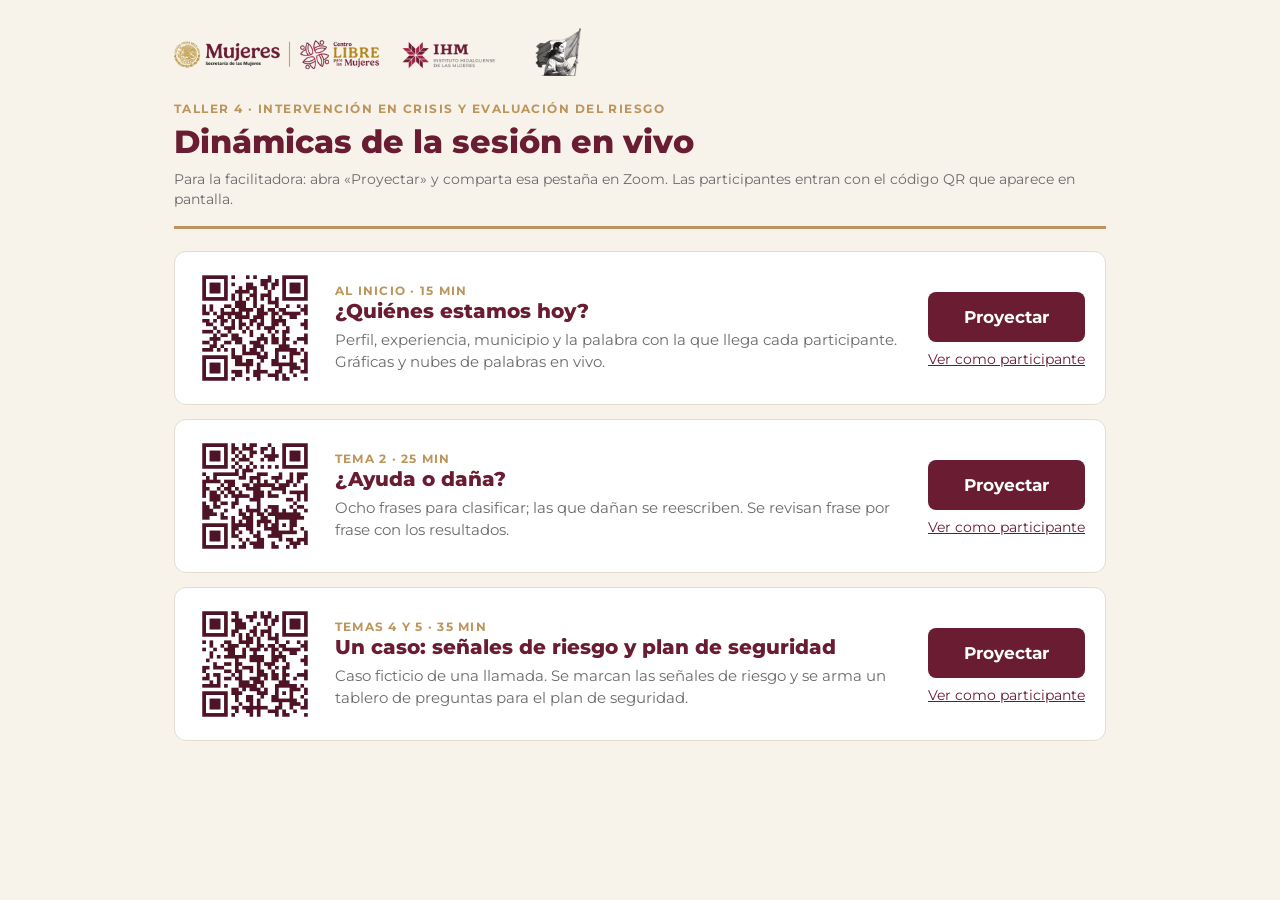
<file: index.html>
<!DOCTYPE html>
<html lang="es">
<head>
<meta charset="utf-8">
<meta name="viewport" content="width=device-width, initial-scale=1">
<title>Dinámicas · Taller 4 · Intervención en crisis</title>
<link rel="preconnect" href="https://fonts.googleapis.com">
<link href="https://fonts.googleapis.com/css2?family=Montserrat:wght@400;600;700;800&display=swap" rel="stylesheet">
<link rel="stylesheet" href="estilo.css">
<style>
  .hub { max-width: 980px; margin: 0 auto; padding: 28px 24px 48px; }
  .hub img.logos { height: 48px; max-width: 100%; object-fit: contain; }
  .hub header { border-bottom: 3px solid var(--dorado); padding-bottom: 16px; margin: 18px 0 22px; }
  .hub h1 { font-size: 2rem; margin-top: 6px; }
  .din { display: grid; grid-template-columns: 120px 1fr auto; gap: 20px; align-items: center; background: #fff;
         border: 1px solid var(--linea); border-radius: 12px; padding: 16px 20px; margin-bottom: 14px; }
  .din img { width: 120px; }
  .din h2 { font-size: 1.25rem; }
  .din p { margin: 6px 0 0; color: var(--gris); font-size: .95rem; }
  .din .cuando { color: var(--dorado); font-weight: 700; font-size: .78rem; letter-spacing: .1em; text-transform: uppercase; }
  .din a.btn { width: auto; padding: 13px 22px; text-decoration: none; text-align: center; white-space: nowrap; }
  .din a.peq { display: block; margin-top: 8px; font-size: .85rem; color: var(--guinda); text-align: center; }
  @media (max-width: 700px) { .din { grid-template-columns: 1fr; } .din img { width: 140px; } }
</style>
</head>
<body>
<main class="hub">
  <img class="logos" src="img/logos.png" alt="Secretaría de las Mujeres · Centro LIBRE · Instituto Hidalguense de las Mujeres">
  <header>
    <div class="sobre" style="font-size:.75rem;letter-spacing:.12em;text-transform:uppercase;color:var(--dorado);font-weight:700">Taller 4 · Intervención en crisis y evaluación del riesgo</div>
    <h1>Dinámicas de la sesión en vivo</h1>
    <p class="nota">Para la facilitadora: abra «Proyectar» y comparta esa pestaña en Zoom. Las participantes entran con el código QR que aparece en pantalla.</p>
  </header>

  <section class="din">
    <img src="img/qr-inicio.png" alt="QR de la dinámica inicial">
    <div>
      <div class="cuando">Al inicio · 15 min</div>
      <h2>¿Quiénes estamos hoy?</h2>
      <p>Perfil, experiencia, municipio y la palabra con la que llega cada participante. Gráficas y nubes de palabras en vivo.</p>
    </div>
    <div><a class="btn" href="proyectar/inicio.html">Proyectar</a><a class="peq" href="inicio/">Ver como participante</a></div>
  </section>

  <section class="din">
    <img src="img/qr-frases.png" alt="QR de la dinámica de frases">
    <div>
      <div class="cuando">Tema 2 · 25 min</div>
      <h2>¿Ayuda o daña?</h2>
      <p>Ocho frases para clasificar; las que dañan se reescriben. Se revisan frase por frase con los resultados.</p>
    </div>
    <div><a class="btn" href="proyectar/frases.html">Proyectar</a><a class="peq" href="frases/">Ver como participante</a></div>
  </section>

  <section class="din">
    <img src="img/qr-caso.png" alt="QR de la dinámica del caso">
    <div>
      <div class="cuando">Temas 4 y 5 · 35 min</div>
      <h2>Un caso: señales de riesgo y plan de seguridad</h2>
      <p>Caso ficticio de una llamada. Se marcan las señales de riesgo y se arma un tablero de preguntas para el plan de seguridad.</p>
    </div>
    <div><a class="btn" href="proyectar/caso.html">Proyectar</a><a class="peq" href="caso/">Ver como participante</a></div>
  </section>
</main>
</body>
</html>
</file>
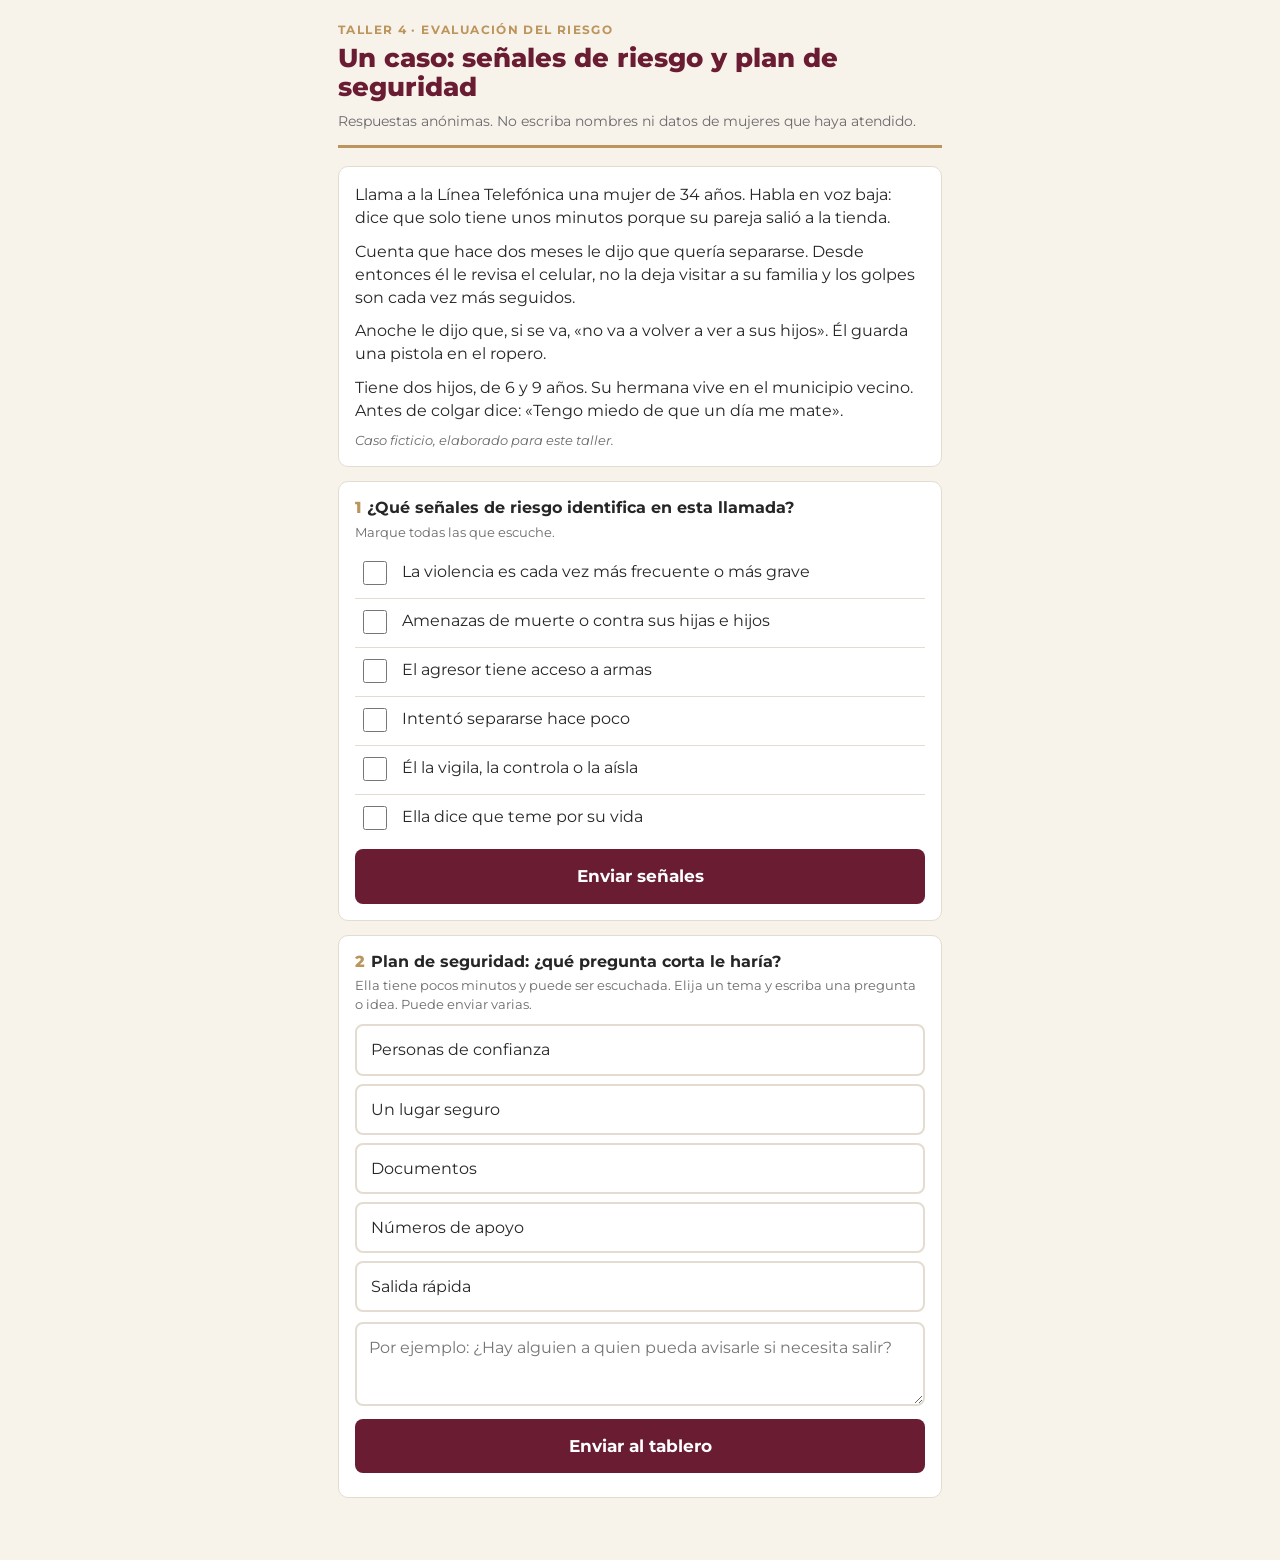
<file: caso/index.html>
<!DOCTYPE html>
<html lang="es">
<head>
<meta charset="utf-8">
<meta name="viewport" content="width=device-width, initial-scale=1">
<title>Un caso: señales y plan · Taller 4</title>
<link rel="preconnect" href="https://fonts.googleapis.com">
<link href="https://fonts.googleapis.com/css2?family=Montserrat:wght@400;600;700;800&display=swap" rel="stylesheet">
<link rel="stylesheet" href="../estilo.css">
</head>
<body>
<main class="part">
  <header>
    <div class="sobre">Taller 4 · Evaluación del riesgo</div>
    <h1>Un caso: señales de riesgo y plan de seguridad</h1>
    <p class="nota">Respuestas anónimas. No escriba nombres ni datos de mujeres que haya atendido.</p>
  </header>

  <section class="bloque caso" id="caso"></section>

  <!-- Parte 1 -->
  <form id="f1" class="bloque" novalidate>
    <h2><span class="num">1</span>¿Qué señales de riesgo identifica en esta llamada?</h2>
    <p class="ayuda" style="margin:-4px 0 8px">Marque todas las que escuche.</p>
    <div id="senales"></div>
    <button type="submit" class="btn" id="b1">Enviar señales</button>
    <p class="aviso-error oculto" id="e1"></p>
    <p class="nota oculto" id="ok1">✓ Enviado. Puede cambiar sus marcas y volver a enviar.</p>
  </form>

  <!-- Parte 2 -->
  <form id="f2" class="bloque" novalidate>
    <h2><span class="num">2</span>Plan de seguridad: ¿qué pregunta corta le haría?</h2>
    <p class="ayuda" style="margin:-4px 0 10px">Ella tiene pocos minutos y puede ser escuchada. Elija un tema y escriba una pregunta o idea. Puede enviar varias.</p>
    <div class="opciones" id="cols"></div>
    <label for="idea" class="oculto">Su pregunta o idea</label>
    <textarea id="idea" maxlength="160" placeholder="Por ejemplo: ¿Hay alguien a quien pueda avisarle si necesita salir?" style="margin-top:10px"></textarea>
    <button type="submit" class="btn" id="b2">Enviar al tablero</button>
    <p class="aviso-error oculto" id="e2"></p>
    <ul class="enviados" id="lista"></ul>
  </form>
</main>

<script src="../datos.js"></script>
<script src="../comun.js"></script>
<script>
const C = T4.caso;
document.getElementById("caso").innerHTML =
  C.texto.map(p => `<p>${esc(p)}</p>`).join("") + `<p class="ficticio">${esc(C.aviso)}</p>`;

document.getElementById("senales").innerHTML = C.senales.map(s =>
  `<label class="check"><input type="checkbox" value="${s.id}"><span>${esc(s.t)}</span></label>`).join("");

let col = null;
const cols = document.getElementById("cols");
cols.innerHTML = C.columnas.map(c =>
  `<button type="button" class="opcion" aria-pressed="false" data-c="${c.id}">${esc(c.t)}</button>`).join("");
cols.addEventListener("click", e => {
  const b = e.target.closest(".opcion");
  if (!b) return;
  cols.querySelectorAll(".opcion").forEach(x => x.setAttribute("aria-pressed", "false"));
  b.setAttribute("aria-pressed", "true");
  col = b.dataset.c;
});

function mensaje(id, txt) {
  const el = document.getElementById(id);
  el.textContent = txt;
  el.classList.toggle("oculto", !txt);
}

document.getElementById("f1").addEventListener("submit", async e => {
  e.preventDefault();
  const s = [...document.querySelectorAll("#senales input:checked")].map(x => x.value);
  if (!s.length) return mensaje("e1", "Marque al menos una señal.");
  mensaje("e1", "");
  const b = document.getElementById("b1");
  b.disabled = true; b.textContent = "Enviando…";
  const ok = await enviar("caso", { k: "senales", s });
  b.disabled = false; b.textContent = "Enviar señales";
  if (!ok) return mensaje("e1", "No se pudo enviar. Revise su conexión e intente de nuevo.");
  document.getElementById("ok1").classList.remove("oculto");
});

document.getElementById("f2").addEventListener("submit", async e => {
  e.preventDefault();
  const t = document.getElementById("idea").value.trim();
  if (!col) return mensaje("e2", "Elija primero un tema.");
  if (!t) return mensaje("e2", "Escriba su pregunta o idea.");
  mensaje("e2", "");
  const b = document.getElementById("b2");
  b.disabled = true; b.textContent = "Enviando…";
  const ok = await enviar("caso", { k: "idea", c: col, t });
  b.disabled = false; b.textContent = "Enviar al tablero";
  if (!ok) return mensaje("e2", "No se pudo enviar. Revise su conexión e intente de nuevo.");
  const nombre = C.columnas.find(c => c.id === col).t;
  document.getElementById("lista").insertAdjacentHTML("afterbegin", `<li>✓ <b>${esc(nombre)}:</b> ${esc(t)}</li>`);
  document.getElementById("idea").value = "";
});
</script>
</body>
</html>
</file>
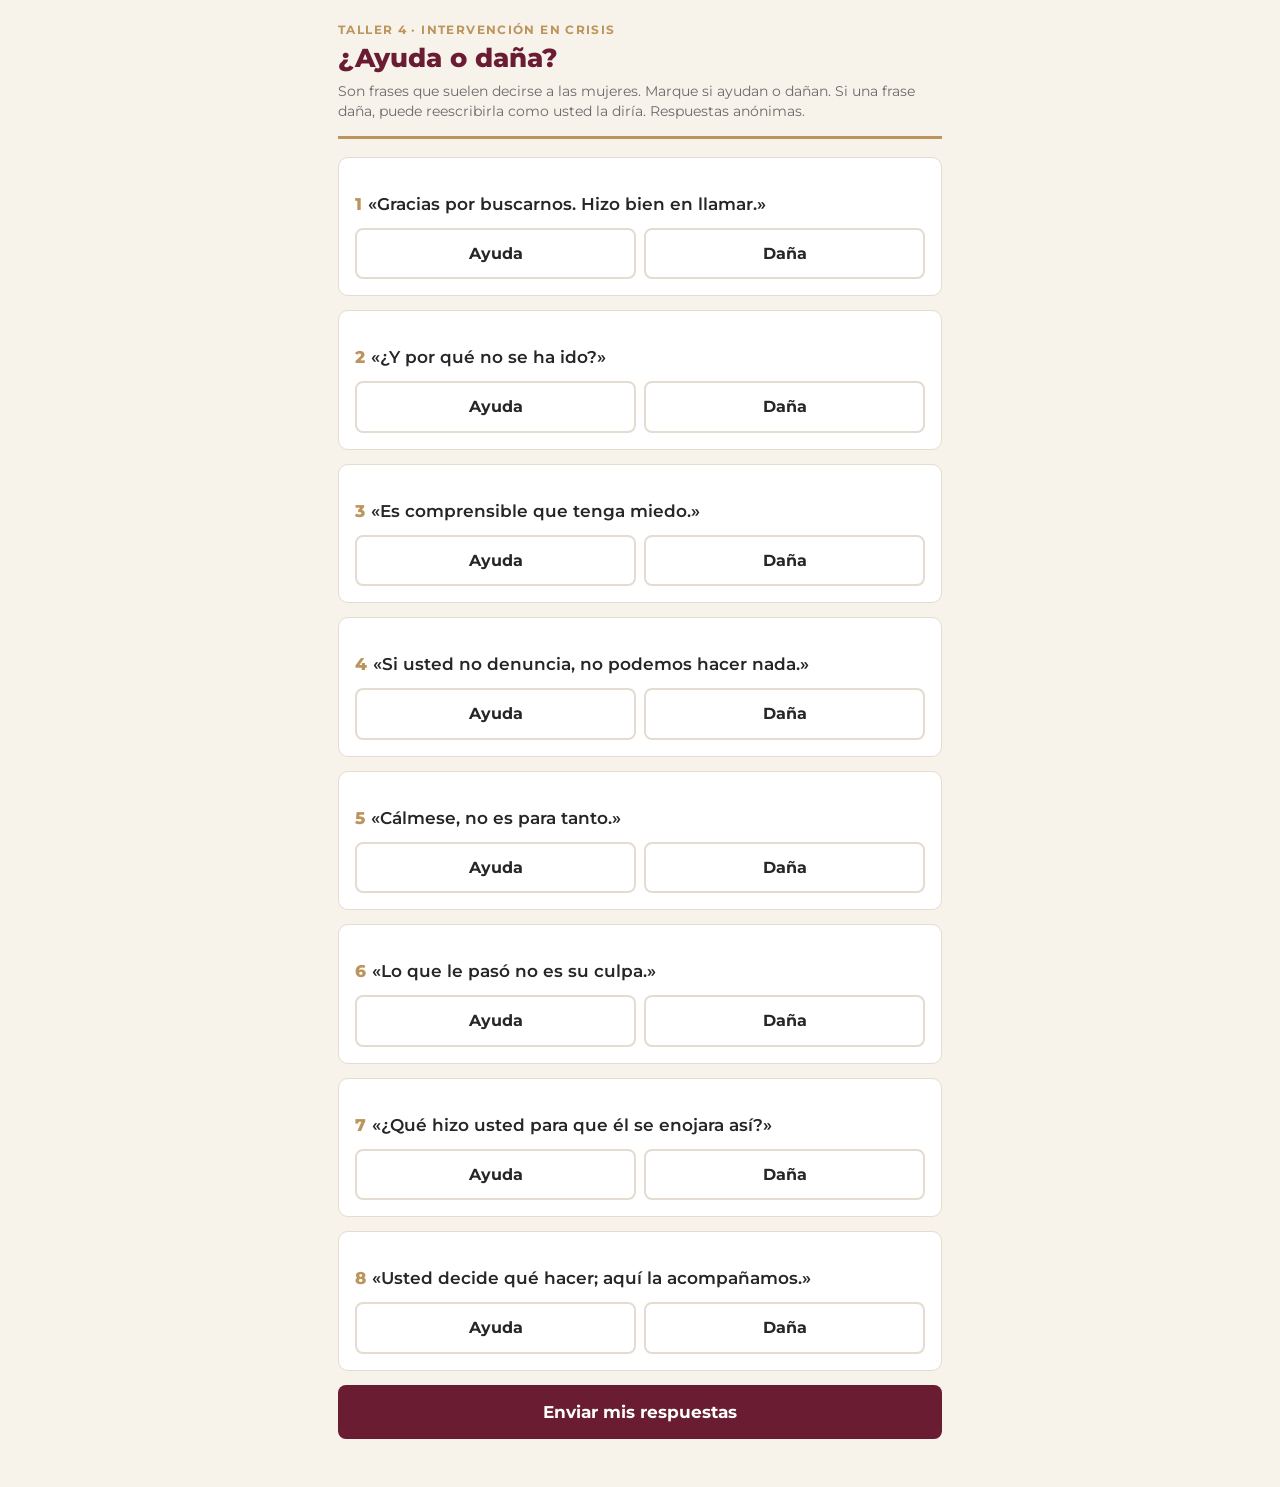
<file: frases/index.html>
<!DOCTYPE html>
<html lang="es">
<head>
<meta charset="utf-8">
<meta name="viewport" content="width=device-width, initial-scale=1">
<title>¿Ayuda o daña? · Taller 4</title>
<link rel="preconnect" href="https://fonts.googleapis.com">
<link href="https://fonts.googleapis.com/css2?family=Montserrat:wght@400;600;700;800&display=swap" rel="stylesheet">
<link rel="stylesheet" href="../estilo.css">
</head>
<body>
<main class="part">
  <header>
    <div class="sobre">Taller 4 · Intervención en crisis</div>
    <h1>¿Ayuda o daña?</h1>
    <p class="nota">Son frases que suelen decirse a las mujeres. Marque si ayudan o dañan. Si una frase daña, puede reescribirla como usted la diría. Respuestas anónimas.</p>
  </header>

  <form id="form" novalidate></form>

  <section id="listo" class="bloque listo oculto" aria-live="polite">
    <h2>¡Gracias!</h2>
    <p>Ahora las revisamos juntas en la pantalla compartida.</p>
    <button type="button" class="btn sec" id="otra">Cambiar mis respuestas</button>
  </section>
</main>

<script src="../datos.js"></script>
<script src="../comun.js"></script>
<script>
const form = document.getElementById("form");
const votos = {};

form.innerHTML = T4.frases.lista.map((f, i) => `
  <div class="bloque" role="group" aria-label="Frase ${i + 1}">
    <p class="frase"><span class="num">${i + 1}</span>${esc(f.t)}</p>
    <div class="dos">
      <button type="button" class="opcion ayuda-op" aria-pressed="false" data-i="${i}" data-v="a">Ayuda</button>
      <button type="button" class="opcion dana" aria-pressed="false" data-i="${i}" data-v="d">Daña</button>
    </div>
    <div class="reescribe oculto" id="r-${i}">
      <label for="t-${i}">¿Cómo la diría usted? (opcional)</label>
      <textarea id="t-${i}" maxlength="160"></textarea>
    </div>
  </div>`).join("") +
  `<button type="submit" class="btn" id="enviar">Enviar mis respuestas</button><p class="aviso-error oculto" id="error"></p>`;

form.addEventListener("click", e => {
  const b = e.target.closest(".opcion");
  if (!b) return;
  const i = b.dataset.i;
  form.querySelectorAll(`.opcion[data-i="${i}"]`).forEach(x => x.setAttribute("aria-pressed", "false"));
  b.setAttribute("aria-pressed", "true");
  votos[i] = b.dataset.v;
  document.getElementById("r-" + i).classList.toggle("oculto", b.dataset.v !== "d");
});

form.addEventListener("submit", async e => {
  e.preventDefault();
  const err = document.getElementById("error");
  if (!Object.keys(votos).length) {
    err.textContent = "Marque al menos una frase.";
    err.classList.remove("oculto");
    return;
  }
  const r = {};
  for (const i in votos) {
    const t = document.getElementById("t-" + i).value.trim();
    if (votos[i] === "d" && t) r[i] = t;
  }
  const btn = document.getElementById("enviar");
  btn.disabled = true; btn.textContent = "Enviando…";
  const ok = await enviar("frases", { v: votos, r });
  btn.disabled = false; btn.textContent = "Enviar mis respuestas";
  if (!ok) {
    err.textContent = "No se pudo enviar. Revise su conexión e intente de nuevo.";
    err.classList.remove("oculto");
    return;
  }
  err.classList.add("oculto");
  form.classList.add("oculto");
  document.getElementById("listo").classList.remove("oculto");
  window.scrollTo(0, 0);
});

document.getElementById("otra").onclick = () => {
  document.getElementById("listo").classList.add("oculto");
  form.classList.remove("oculto");
};
</script>
</body>
</html>
</file>
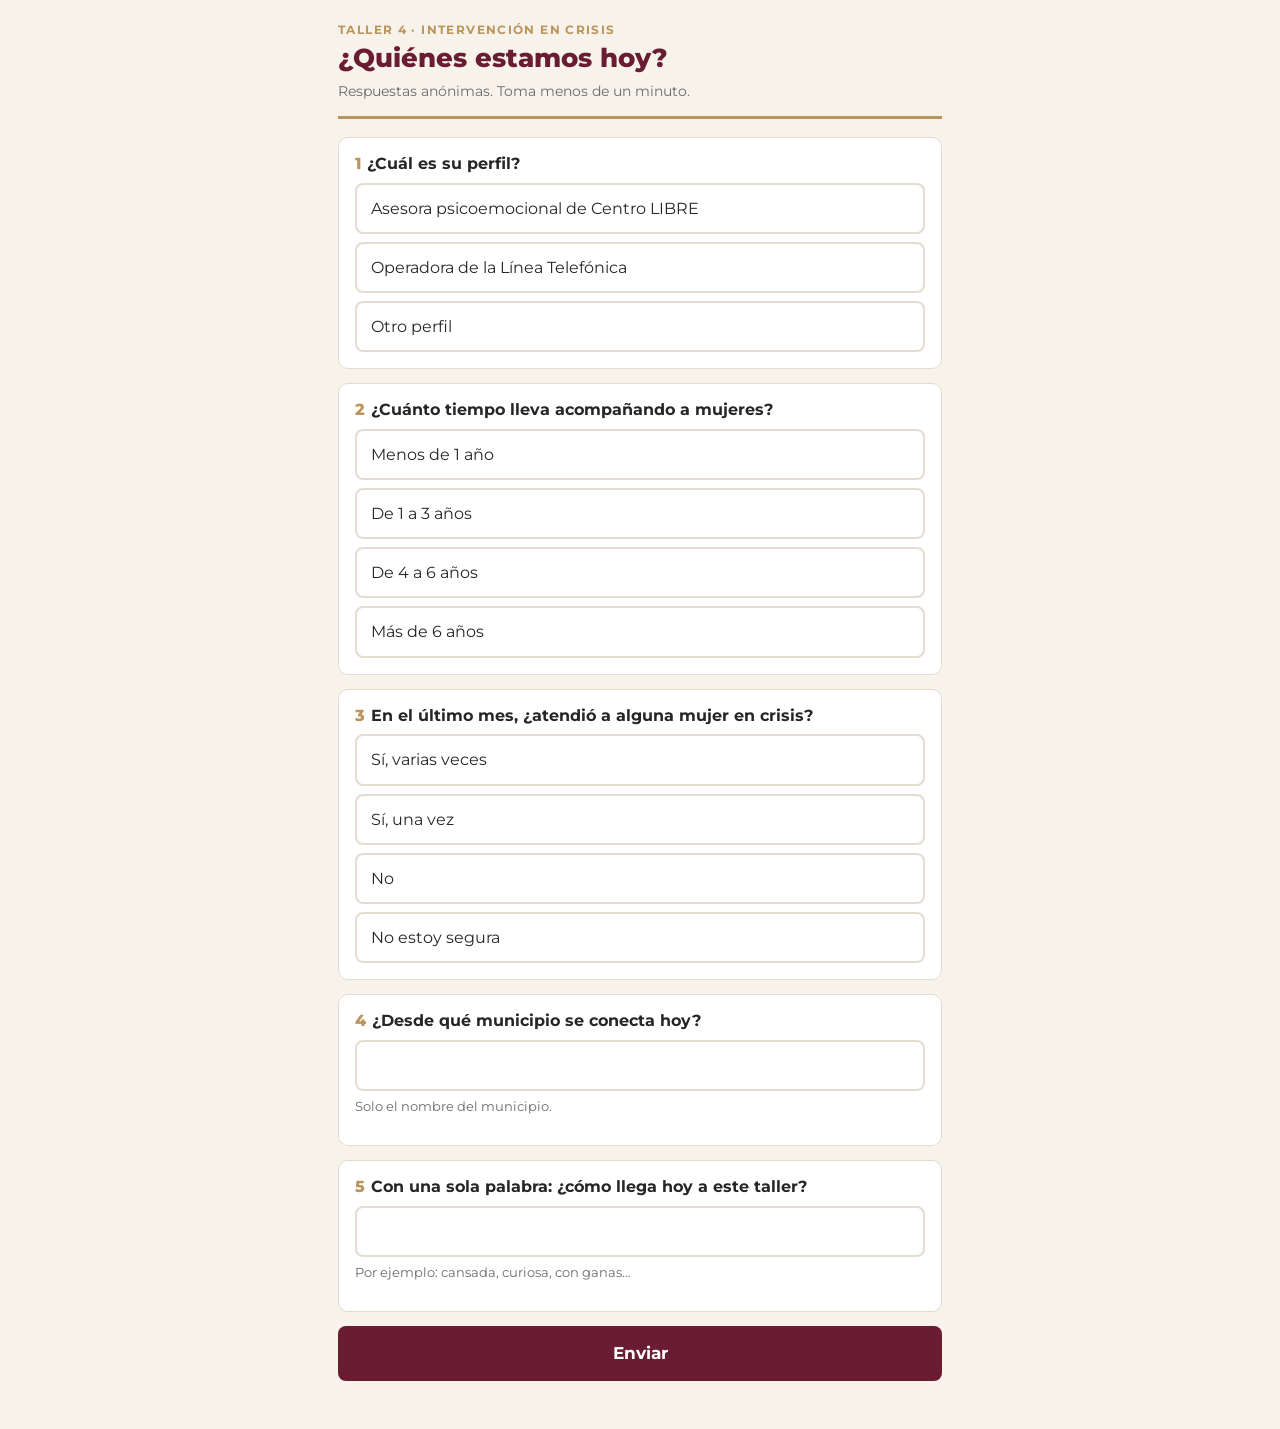
<file: inicio/index.html>
<!DOCTYPE html>
<html lang="es">
<head>
<meta charset="utf-8">
<meta name="viewport" content="width=device-width, initial-scale=1">
<title>¿Quiénes estamos hoy? · Taller 4</title>
<link rel="preconnect" href="https://fonts.googleapis.com">
<link href="https://fonts.googleapis.com/css2?family=Montserrat:wght@400;600;700;800&display=swap" rel="stylesheet">
<link rel="stylesheet" href="../estilo.css">
</head>
<body>
<main class="part">
  <header>
    <div class="sobre">Taller 4 · Intervención en crisis</div>
    <h1>¿Quiénes estamos hoy?</h1>
    <p class="nota">Respuestas anónimas. Toma menos de un minuto.</p>
  </header>

  <form id="form" novalidate></form>

  <section id="listo" class="bloque listo oculto" aria-live="polite">
    <h2>¡Gracias!</h2>
    <p>Su respuesta ya aparece en la pantalla compartida.</p>
    <button type="button" class="btn sec" id="otra">Corregir mi respuesta</button>
  </section>
</main>

<script src="../datos.js"></script>
<script src="../comun.js"></script>
<script>
const form = document.getElementById("form");
const resp = {};

form.innerHTML = T4.inicio.preguntas.map((p, i) => {
  const cab = `<h2><span class="num">${i + 1}</span>${esc(p.texto)}</h2>`;
  if (p.tipo === "opcion") {
    return `<div class="bloque" role="group" aria-label="${esc(p.texto)}">${cab}
      <div class="opciones">${p.opciones.map(o =>
        `<button type="button" class="opcion" aria-pressed="false" data-p="${p.id}" data-v="${esc(o)}">${esc(o)}</button>`).join("")}
      </div></div>`;
  }
  return `<div class="bloque"><label for="c-${p.id}">${cab}</label>
    <input type="text" id="c-${p.id}" data-p="${p.id}" maxlength="${p.max}" autocomplete="off">
    <p class="ayuda">${esc(p.ayuda)}</p></div>`;
}).join("") + `<button type="submit" class="btn" id="enviar">Enviar</button><p class="aviso-error oculto" id="error"></p>`;

form.addEventListener("click", e => {
  const b = e.target.closest(".opcion");
  if (!b) return;
  form.querySelectorAll(`.opcion[data-p="${b.dataset.p}"]`).forEach(x => x.setAttribute("aria-pressed", "false"));
  b.setAttribute("aria-pressed", "true");
  resp[b.dataset.p] = b.dataset.v;
});

form.addEventListener("submit", async e => {
  e.preventDefault();
  form.querySelectorAll("input[type=text]").forEach(x => {
    let v = x.value.trim();
    if (x.dataset.p === "palabra") v = v.split(/\s+/)[0] || "";
    resp[x.dataset.p] = v;
  });
  const err = document.getElementById("error");
  if (!Object.values(resp).some(v => v)) {
    err.textContent = "Responda al menos una pregunta.";
    err.classList.remove("oculto");
    return;
  }
  const btn = document.getElementById("enviar");
  btn.disabled = true; btn.textContent = "Enviando…";
  const ok = await enviar("inicio", resp);
  btn.disabled = false; btn.textContent = "Enviar";
  if (!ok) {
    err.textContent = "No se pudo enviar. Revise su conexión e intente de nuevo.";
    err.classList.remove("oculto");
    return;
  }
  err.classList.add("oculto");
  form.classList.add("oculto");
  document.getElementById("listo").classList.remove("oculto");
});

document.getElementById("otra").onclick = () => {
  document.getElementById("listo").classList.add("oculto");
  form.classList.remove("oculto");
};
</script>
</body>
</html>
</file>
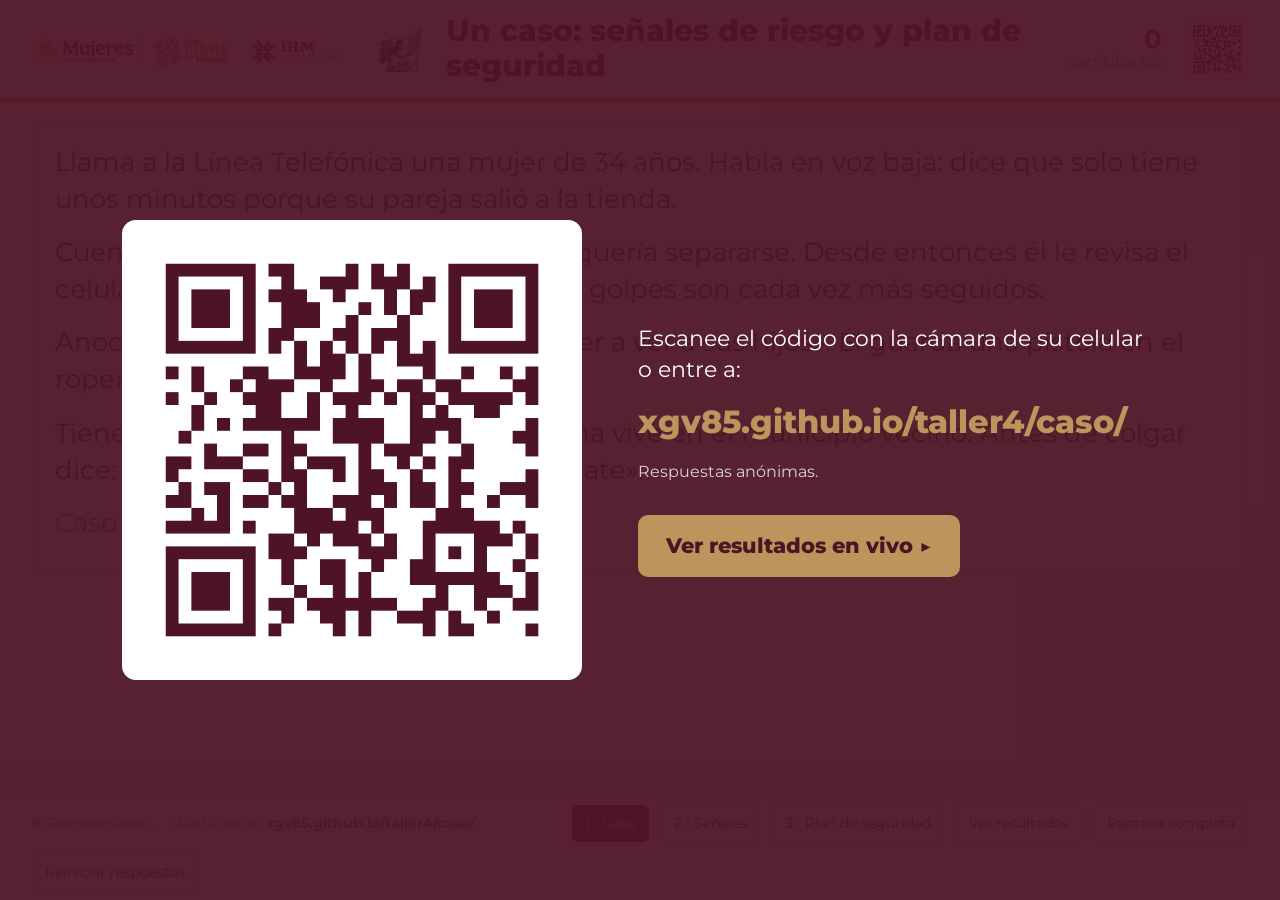
<file: proyectar/caso.html>
<!DOCTYPE html>
<html lang="es">
<head>
<meta charset="utf-8">
<meta name="viewport" content="width=device-width, initial-scale=1">
<title>Proyectar · Un caso: señales y plan</title>
<link rel="preconnect" href="https://fonts.googleapis.com">
<link href="https://fonts.googleapis.com/css2?family=Montserrat:wght@400;600;700;800&display=swap" rel="stylesheet">
<link rel="stylesheet" href="../estilo.css">
<style>
  .proy-main { align-content: start; }
  .tarjeta .x { margin-left: 8px; border: 0; background: none; color: inherit; opacity: .45; }
  .tarjeta .x:hover { opacity: 1; }
  .senales-panel .barra-et { font-size: 1.25rem; }
  .senales-panel .barra-fondo { height: 22px; border-radius: 11px; }
  .nota-proto { font-size: 1.15rem; font-weight: 600; color: var(--guinda); margin-top: 18px; }
</style>
</head>
<body>
<main class="proy-main" id="vista"></main>

<script src="../datos.js"></script>
<script src="../comun.js"></script>
<script src="proy.js"></script>
<script>
const C = T4.caso;
const senales = new Map();   // u → [ids]
const ideas = [];            // {id, c, t}
const personas = new Set();
const ocultas = new Set(JSON.parse(localStorage.getItem("t4-ocultas-caso") || "[]"));
const destacadas = new Set();
let pest = 1;
let pendiente = false;

function vista1() {
  return `<section class="panel caso-proy">
    ${C.texto.map(p => `<p>${esc(p)}</p>`).join("")}
    <p class="leyenda">${esc(C.aviso)}</p>
  </section>`;
}
function vista2() {
  const tot = senales.size;
  const items = C.senales.map(s => ({ t: s.t, n: [...senales.values()].filter(a => a.includes(s.id)).length }));
  return `<section class="panel senales-panel">
    <h2>¿Qué señales de riesgo identificamos? · ${tot} ${tot === 1 ? "respuesta" : "respuestas"}</h2>
    ${barras(items, tot)}
    <p class="nota-proto">Las seis señales están presentes en el caso. La valoración del riesgo se hace siempre con las herramientas y el procedimiento de los protocolos del Instituto.</p>
  </section>`;
}
function vista3() {
  return `<div class="tablero">${C.columnas.map(col => {
    const lista = ideas.filter(x => x.c === col.id && !ocultas.has(x.id));
    return `<div class="columna"><h3>${esc(col.t)}<span class="n">${lista.length}</span></h3>
      <div class="tarjetas">${lista.map(x =>
        `<div class="tarjeta${destacadas.has(x.id) ? " destacada" : ""}" data-k="${esc(x.id)}">${esc(x.t)}<button class="x" data-o="${esc(x.id)}" title="Ocultar">✕</button></div>`).join("")}</div>
    </div>`;
  }).join("")}</div>
  <p class="leyenda">Preguntas cortas para construir el plan con ella por teléfono. Clic en una tarjeta para destacarla · ✕ para ocultarla.</p>`;
}

function pintar() {
  pendiente = false;
  ui.contador(personas.size);
  document.getElementById("vista").innerHTML = pest === 1 ? vista1() : pest === 2 ? vista2() : vista3();
  [1, 2, 3].forEach(n => document.getElementById("p" + n).classList.toggle("activo", pest === n));
}
const pedir = () => { if (!pendiente) { pendiente = true; requestAnimationFrame(pintar); } };

const ui = marco("caso", C.titulo, (d, m) => {
  personas.add(d.u);
  if (d.k === "senales" && Array.isArray(d.s)) senales.set(d.u, d.s);
  if (d.k === "idea" && d.t && C.columnas.some(c => c.id === d.c)) ideas.push({ id: m.id, c: d.c, t: String(d.t) });
  pedir();
}, `
  <button class="ctrl" id="p1" title="Tecla 1">1 · Caso</button>
  <button class="ctrl" id="p2" title="Tecla 2">2 · Señales</button>
  <button class="ctrl" id="p3" title="Tecla 3">3 · Plan de seguridad</button>`);

[1, 2, 3].forEach(n => document.getElementById("p" + n).onclick = () => { pest = n; pintar(); });
document.addEventListener("keydown", e => { if (["1", "2", "3"].includes(e.key)) { pest = +e.key; pintar(); } });
document.getElementById("vista").addEventListener("click", e => {
  const o = e.target.closest("[data-o]");
  if (o) {
    ocultas.add(o.dataset.o);
    localStorage.setItem("t4-ocultas-caso", JSON.stringify([...ocultas]));
    return pintar();
  }
  const t = e.target.closest(".tarjeta");
  if (t) { destacadas.has(t.dataset.k) ? destacadas.delete(t.dataset.k) : destacadas.add(t.dataset.k); pintar(); }
});
pintar();
</script>
</body>
</html>
</file>
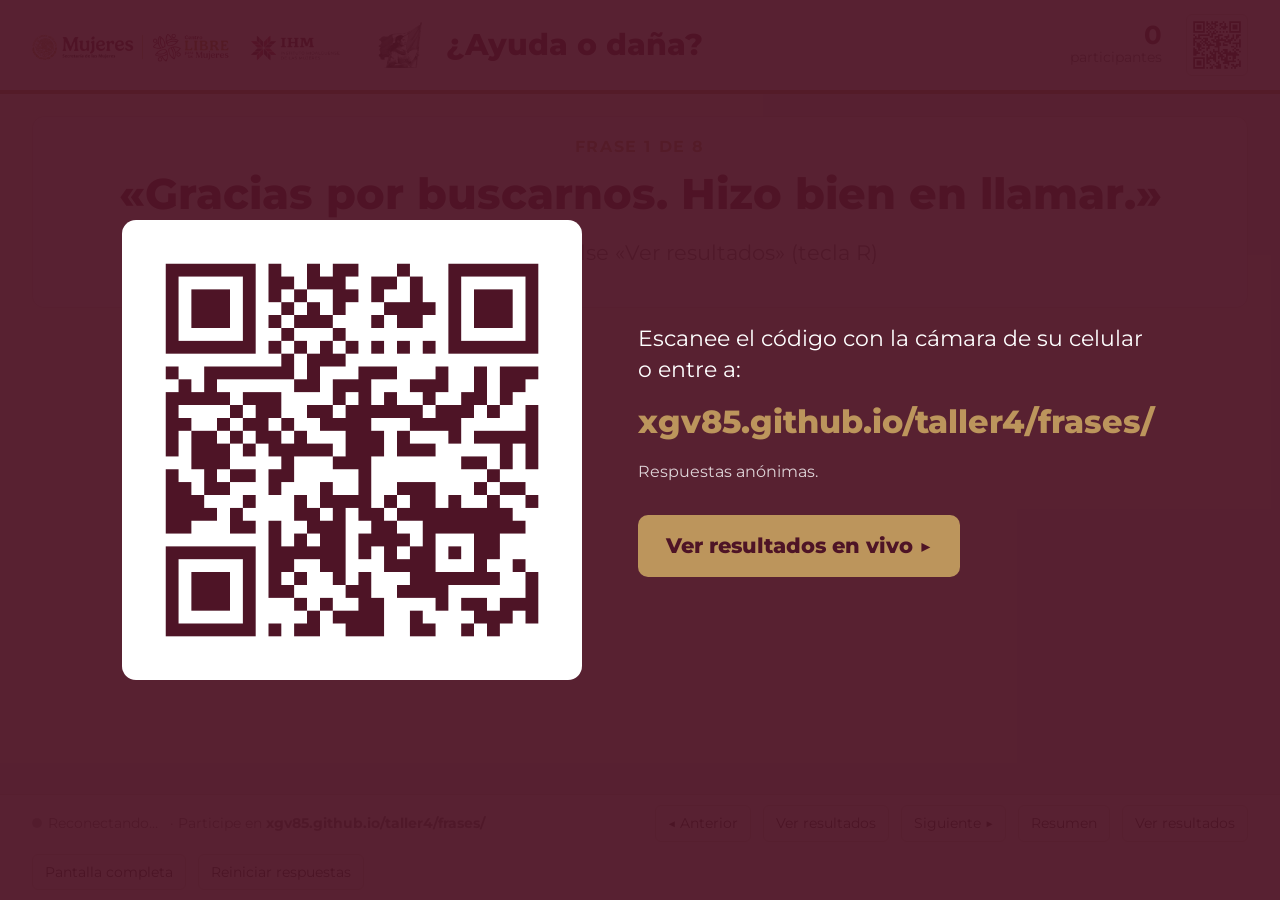
<file: proyectar/frases.html>
<!DOCTYPE html>
<html lang="es">
<head>
<meta charset="utf-8">
<meta name="viewport" content="width=device-width, initial-scale=1">
<title>Proyectar · ¿Ayuda o daña?</title>
<link rel="preconnect" href="https://fonts.googleapis.com">
<link href="https://fonts.googleapis.com/css2?family=Montserrat:wght@400;600;700;800&display=swap" rel="stylesheet">
<link rel="stylesheet" href="../estilo.css">
<style>
  .proy-main { grid-template-rows: auto 1fr; }
  .tarjeta .x { margin-left: 10px; border: 0; background: none; color: inherit; opacity: .45; font-size: 1rem; }
  .tarjeta .x:hover { opacity: 1; }
  .espera { text-align: center; font-size: 1.3rem; color: var(--gris); margin-top: 18px; }
</style>
</head>
<body>
<main class="proy-main" id="vista"></main>

<script src="../datos.js"></script>
<script src="../comun.js"></script>
<script src="proy.js"></script>
<script>
const L = T4.frases.lista;
const porPersona = new Map();          // u → {v, r}
const ocultas = new Set(JSON.parse(localStorage.getItem("t4-ocultas-frases") || "[]"));
const destacadas = new Set();
let actual = 0;                        // 0..7 = frase; 8 = resumen
const vistas = new Set();              // frases con resultados visibles
let pendiente = false;

function conteo(i) {
  let a = 0, d = 0;
  for (const p of porPersona.values()) {
    if (p.v && p.v[i] === "a") a++;
    if (p.v && p.v[i] === "d") d++;
  }
  return { a, d, t: a + d };
}
const pct = (n, t) => t ? Math.round(100 * n / t) : 0;

function vistaFrase(i) {
  const f = L[i], c = conteo(i), ver = vistas.has(i);
  const reesc = [];
  porPersona.forEach((p, u) => {
    const t = p.r && p.r[i];
    const clave = u + ":" + i;
    if (t && !ocultas.has(clave)) reesc.push({ t, clave });
  });
  return `
    <section class="panel">
      <div class="frase-num">FRASE ${i + 1} DE ${L.length}</div>
      <p class="frase-grande">${esc(f.t)}</p>
      ${ver ? `
        <div class="duo">
          <div class="caja a${f.r === "a" ? " correcta" : ""}"><div class="pct">${pct(c.a, c.t)}%</div>Ayuda · ${c.a}</div>
          <div class="caja d${f.r === "d" ? " correcta" : ""}"><div class="pct">${pct(c.d, c.t)}%</div>Daña · ${c.d}</div>
        </div>
        <p class="coment">${esc(f.c)}</p>`
      : `<p class="espera">${c.t} ${c.t === 1 ? "respuesta" : "respuestas"} · pulse «Ver resultados» (tecla R)</p>`}
    </section>
    ${f.r === "d" && ver ? `
    <section class="panel">
      <h2>Así la dirían ustedes (${reesc.length})</h2>
      <div class="tarjetas">${reesc.length ? reesc.map(x =>
        `<div class="tarjeta${destacadas.has(x.clave) ? " destacada" : ""}" data-k="${esc(x.clave)}">${esc(x.t)}<button class="x" data-o="${esc(x.clave)}" title="Ocultar">✕</button></div>`).join("")
        : '<p class="vacio">Sin frases reescritas todavía.</p>'}</div>
      <p class="leyenda" style="margin-top:10px">Clic en una tarjeta para destacarla · ✕ para ocultarla.</p>
    </section>` : ""}`;
}

function vistaResumen() {
  return `<section class="panel" style="grid-row: span 2">
    <h2>Resumen de las 8 frases</h2>
    <table class="res-tabla">${L.map((f, i) => {
      const c = conteo(i);
      return `<tr><td style="color:var(--dorado);font-weight:800">${i + 1}</td>
        <td>${esc(f.t)}</td>
        <td style="width:34%"><div class="mini"><span class="a" style="width:${pct(c.a, c.t)}%"></span><span class="d" style="width:${pct(c.d, c.t)}%"></span></div></td>
        <td style="white-space:nowrap">${pct(c.a, c.t)}% ayuda · ${pct(c.d, c.t)}% daña</td>
        <td style="font-weight:700;color:${f.r === "a" ? "var(--verde)" : "var(--guinda)"}">${f.r === "a" ? "Ayuda" : "Daña"}</td></tr>`;
    }).join("")}</table>
    <p class="coment" style="margin-top:22px">Creerle, no culparla y respetar sus decisiones.</p>
  </section>`;
}

function pintar() {
  pendiente = false;
  ui.contador(porPersona.size);
  document.getElementById("vista").innerHTML = actual < L.length ? vistaFrase(actual) : vistaResumen();
  document.getElementById("b-ver").classList.toggle("activo", vistas.has(actual));
  document.getElementById("b-res").classList.toggle("activo", actual === L.length);
}
const pedir = () => { if (!pendiente) { pendiente = true; requestAnimationFrame(pintar); } };

const ui = marco("frases", T4.frases.titulo, d => { porPersona.set(d.u, d); pedir(); }, `
  <button class="ctrl" id="b-ant" title="Flecha izquierda">◀ Anterior</button>
  <button class="ctrl" id="b-ver" title="Tecla R">Ver resultados</button>
  <button class="ctrl" id="b-sig" title="Flecha derecha">Siguiente ▶</button>
  <button class="ctrl" id="b-res">Resumen</button>`);

const mover = n => { actual = Math.max(0, Math.min(L.length, actual + n)); pintar(); };
const verRes = () => { if (actual < L.length) { vistas.has(actual) ? vistas.delete(actual) : vistas.add(actual); pintar(); } };
document.getElementById("b-ant").onclick = () => mover(-1);
document.getElementById("b-sig").onclick = () => mover(1);
document.getElementById("b-ver").onclick = verRes;
document.getElementById("b-res").onclick = () => { actual = L.length; pintar(); };
document.addEventListener("keydown", e => {
  if (e.key === "ArrowRight" || e.key === "PageDown") mover(1);
  if (e.key === "ArrowLeft" || e.key === "PageUp") mover(-1);
  if (e.key === "r" || e.key === "R") verRes();
});
document.getElementById("vista").addEventListener("click", e => {
  const o = e.target.closest("[data-o]");
  if (o) {
    ocultas.add(o.dataset.o);
    localStorage.setItem("t4-ocultas-frases", JSON.stringify([...ocultas]));
    return pintar();
  }
  const t = e.target.closest(".tarjeta");
  if (t) { destacadas.has(t.dataset.k) ? destacadas.delete(t.dataset.k) : destacadas.add(t.dataset.k); pintar(); }
});
pintar();
</script>
</body>
</html>
</file>
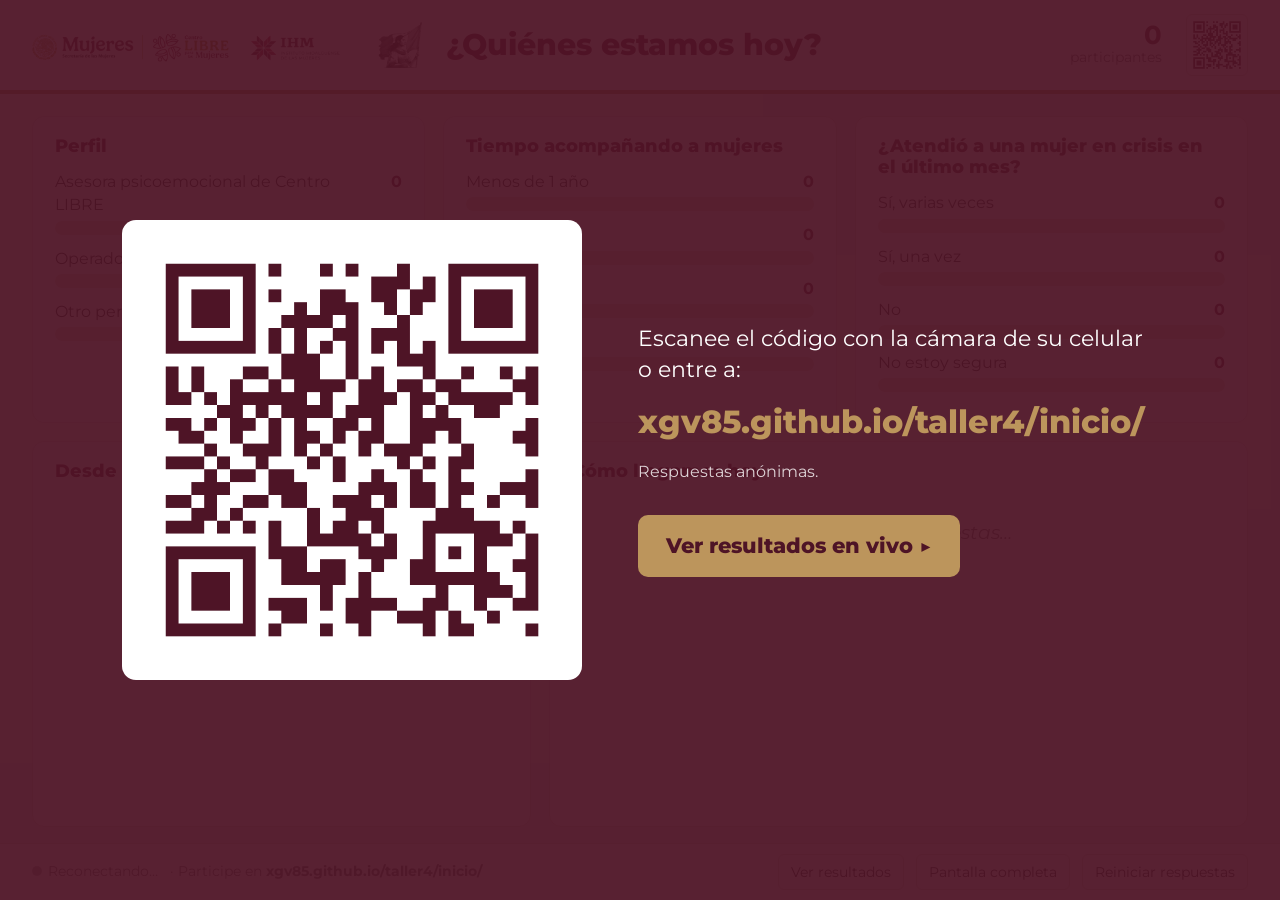
<file: proyectar/inicio.html>
<!DOCTYPE html>
<html lang="es">
<head>
<meta charset="utf-8">
<meta name="viewport" content="width=device-width, initial-scale=1">
<title>Proyectar · ¿Quiénes estamos hoy?</title>
<link rel="preconnect" href="https://fonts.googleapis.com">
<link href="https://fonts.googleapis.com/css2?family=Montserrat:wght@400;600;700;800&display=swap" rel="stylesheet">
<link rel="stylesheet" href="../estilo.css">
<style>
  .proy-main { grid-template-columns: repeat(3, minmax(0, 1fr)); grid-template-rows: auto 1fr; }
  .ancho { grid-column: span 3; display: grid; grid-template-columns: 1fr 1.4fr; gap: 18px; }
  .nube { font-size: 1.2rem; }
</style>
</head>
<body>
<main class="proy-main">
  <section class="panel"><h2>Perfil</h2><div id="g-perfil"></div></section>
  <section class="panel"><h2>Tiempo acompañando a mujeres</h2><div id="g-exp"></div></section>
  <section class="panel"><h2>¿Atendió a una mujer en crisis en el último mes?</h2><div id="g-crisis"></div></section>
  <div class="ancho">
    <section class="panel"><h2>Desde dónde nos conectamos</h2><div class="nube" id="n-municipio"></div></section>
    <section class="panel"><h2>Cómo llegamos hoy</h2><div class="nube" id="n-palabra"></div></section>
  </div>
</main>

<script src="../datos.js"></script>
<script src="../comun.js"></script>
<script src="proy.js"></script>
<script>
const porPersona = new Map();
const P = T4.inicio.preguntas;
let pendiente = false;

function pintar() {
  pendiente = false;
  const todas = [...porPersona.values()];
  ui.contador(todas.length);
  for (const p of P) {
    if (p.tipo === "opcion") {
      const con = todas.filter(r => r[p.id]);
      const items = p.opciones.map(o => ({ t: o, n: con.filter(r => r[p.id] === o).length }));
      document.getElementById("g-" + p.id).innerHTML = barras(items, con.length);
    } else {
      document.getElementById("n-" + p.id).innerHTML = nube(todas.map(r => r[p.id]).filter(Boolean));
    }
  }
}
const ui = marco("inicio", T4.inicio.titulo, d => {
  porPersona.set(d.u, d);
  if (!pendiente) { pendiente = true; requestAnimationFrame(pintar); }
});
pintar();
</script>
</body>
</html>
</file>
<file: estilo.css>
/* Paleta y tipografía de la presentación del Taller 4 (IHM · PAIBIM 2026) */
:root {
  --guinda: #691C32;
  --guinda-osc: #4E1426;
  --dorado: #BC955C;
  --dorado-claro: #E9DCC6;
  --crema: #F7F2EA;
  --tinta: #262626;
  --gris: #6B6B6B;
  --linea: #E4DCD0;
  --verde: #2F6B4F;
}
* { box-sizing: border-box; }
html { -webkit-text-size-adjust: 100%; }
body {
  margin: 0; font-family: "Montserrat", system-ui, sans-serif; color: var(--tinta);
  background: var(--crema); line-height: 1.45;
}
h1, h2, h3 { font-weight: 800; color: var(--guinda); line-height: 1.15; margin: 0; }
button { font: inherit; cursor: pointer; }

/* ---------- Participantes (celular primero) ---------- */
.part { max-width: 640px; margin: 0 auto; padding: 0 18px 48px; }
.part header { padding: 22px 0 14px; border-bottom: 3px solid var(--dorado); margin-bottom: 18px; }
.part .sobre { font-size: .72rem; letter-spacing: .12em; text-transform: uppercase; color: var(--dorado); font-weight: 700; }
.part h1 { font-size: 1.6rem; margin-top: 4px; }
.nota { font-size: .85rem; color: var(--gris); margin: 10px 0 0; }
.bloque { background: #fff; border: 1px solid var(--linea); border-radius: 10px; padding: 16px; margin-bottom: 14px; }
.bloque h2 { font-size: 1.02rem; color: var(--tinta); font-weight: 700; margin-bottom: 10px; }
.bloque .num { color: var(--dorado); font-weight: 800; margin-right: 6px; }
.opciones { display: grid; gap: 8px; }
.opcion {
  text-align: left; padding: 12px 14px; border: 2px solid var(--linea); border-radius: 8px;
  background: #fff; color: var(--tinta); font-size: 1rem;
}
.opcion[aria-pressed="true"] { border-color: var(--guinda); background: var(--guinda); color: #fff; }
input[type=text], textarea {
  width: 100%; padding: 12px; font: inherit; font-size: 1rem; border: 2px solid var(--linea);
  border-radius: 8px; background: #fff; color: var(--tinta);
}
input[type=text]:focus, textarea:focus, .opcion:focus-visible, .btn:focus-visible {
  outline: 3px solid var(--dorado); outline-offset: 2px;
}
textarea { min-height: 84px; resize: vertical; }
.ayuda { font-size: .82rem; color: var(--gris); margin-top: 6px; }
.btn {
  display: block; width: 100%; padding: 15px; border: 0; border-radius: 8px;
  background: var(--guinda); color: #fff; font-weight: 700; font-size: 1.05rem; margin-top: 6px;
}
.btn:disabled { opacity: .55; cursor: wait; }
.btn.sec { background: #fff; color: var(--guinda); border: 2px solid var(--guinda); }
.dos { display: grid; grid-template-columns: 1fr 1fr; gap: 8px; }
.dos .opcion { text-align: center; font-weight: 700; }
.dos .opcion.dana[aria-pressed="true"] { background: var(--guinda-osc); border-color: var(--guinda-osc); }
.dos .opcion.ayuda-op[aria-pressed="true"] { background: var(--verde); border-color: var(--verde); }
.frase { font-size: 1.08rem; font-weight: 600; margin-bottom: 12px; }
.reescribe { margin-top: 10px; }
.reescribe label { font-size: .88rem; font-weight: 600; display: block; margin-bottom: 6px; }
.listo { text-align: center; padding: 28px 16px; }
.listo h2 { font-size: 1.4rem; margin-bottom: 8px; }
.aviso-error { color: #9B1C1C; font-weight: 600; margin-top: 10px; }
.caso p { margin: 0 0 10px; }
.caso .ficticio { font-size: .8rem; color: var(--gris); font-style: italic; margin: 0; }
.check { display: flex; gap: 12px; align-items: flex-start; padding: 10px 4px; border-bottom: 1px solid var(--linea); }
.check:last-child { border-bottom: 0; }
.check input { width: 24px; height: 24px; accent-color: var(--guinda); flex: none; margin-top: 1px; }
.enviados { font-size: .9rem; margin: 8px 0 0; padding-left: 18px; color: var(--gris); }
.oculto { display: none !important; }

/* ---------- Proyección (pantalla 16:9) ---------- */
.proy { height: 100vh; display: flex; flex-direction: column; background: var(--crema); }
.proy-top {
  display: flex; align-items: center; gap: 24px; padding: 14px 32px; background: #fff;
  border-bottom: 4px solid var(--dorado);
}
.proy-top img.logos { height: 46px; }
.proy-top h1 { font-size: 1.9rem; flex: 1; }
.proy-top .meta { text-align: right; font-size: .9rem; color: var(--gris); }
.proy-top .meta b { font-size: 1.6rem; color: var(--guinda); display: block; line-height: 1; }
.estado { display: inline-block; width: 10px; height: 10px; border-radius: 50%; background: #B0B0B0; margin-right: 6px; }
.estado.on { background: var(--verde); }
.proy-main { flex: 1; min-height: 0; overflow: auto; padding: 22px 32px 16px; display: grid; gap: 18px; }
.panel { background: #fff; border: 1px solid var(--linea); border-radius: 12px; padding: 18px 22px; min-width: 0; }
.panel h2 { font-size: 1.15rem; margin-bottom: 14px; }
.barra { margin-bottom: 12px; }
.barra-et { display: flex; justify-content: space-between; gap: 12px; font-size: 1rem; margin-bottom: 4px; }
.barra-et b { color: var(--guinda); }
.barra-fondo { height: 14px; background: var(--dorado-claro); border-radius: 7px; overflow: hidden; }
.barra-relleno { height: 100%; background: var(--guinda); border-radius: 7px; transition: width .5s ease; }
.nube { text-align: center; line-height: 1.25; padding: 6px 0; }
.palabra { display: inline-block; margin: 2px 10px; font-weight: 800; }
.palabra.c0 { color: var(--guinda); }
.palabra.c1 { color: var(--dorado); }
.palabra.c2 { color: var(--guinda-osc); opacity: .8; }
.vacio { color: var(--gris); font-style: italic; text-align: center; }
.proy-pie {
  display: flex; align-items: center; gap: 12px; padding: 10px 32px; font-size: .9rem; color: var(--gris);
  border-top: 1px solid var(--linea); background: #fff; flex-wrap: wrap;
}
.proy-pie .espacio { flex: 1; }
.ctrl {
  border: 1px solid var(--linea); background: #fff; color: var(--tinta); border-radius: 6px;
  padding: 7px 12px; font-size: .88rem;
}
.ctrl:hover { border-color: var(--guinda); color: var(--guinda); }
.ctrl.activo { background: var(--guinda); color: #fff; border-color: var(--guinda); }

/* Capa del QR */
.capa-qr {
  position: fixed; inset: 0; background: rgba(78, 20, 38, .94); display: flex; align-items: center;
  justify-content: center; gap: 56px; color: #fff; z-index: 10; padding: 40px;
}
.capa-qr img { width: min(56vh, 460px); background: #fff; padding: 18px; border-radius: 14px; }
.capa-qr .txt { max-width: 520px; }
.capa-qr .txt p { font-size: 1.35rem; margin: 0 0 14px; }
.capa-qr .txt .url { font-size: 2rem; font-weight: 800; color: var(--dorado); word-break: break-all; }
.capa-qr .txt .peq { font-size: 1rem; opacity: .8; }

/* Frases */
.frase-grande { font-size: 2.7rem; font-weight: 800; color: var(--guinda); text-align: center; margin: 10px 0 6px; line-height: 1.2; }
.frase-num { text-align: center; color: var(--dorado); font-weight: 700; letter-spacing: .1em; }
.duo { display: grid; grid-template-columns: 1fr 1fr; gap: 18px; max-width: 900px; margin: 16px auto 0; width: 100%; }
.duo .caja { border-radius: 12px; padding: 18px; text-align: center; color: #fff; }
.duo .caja .pct { font-size: 3.4rem; font-weight: 800; line-height: 1; }
.duo .caja.a { background: var(--verde); }
.duo .caja.d { background: var(--guinda-osc); }
.duo .caja.correcta { outline: 6px solid var(--dorado); outline-offset: 3px; }
.coment { text-align: center; font-size: 1.35rem; font-weight: 600; margin: 16px auto 0; max-width: 1000px; }
.tarjetas { display: flex; flex-wrap: wrap; gap: 10px; align-content: flex-start; }
.tarjeta {
  background: var(--crema); border-left: 5px solid var(--dorado); border-radius: 6px; padding: 10px 14px;
  font-size: 1.05rem; max-width: 100%; cursor: pointer;
}
.tarjeta:hover { background: var(--dorado-claro); }
.tarjeta.destacada { background: var(--guinda); color: #fff; border-left-color: var(--dorado); }
.res-tabla { width: 100%; border-collapse: collapse; font-size: 1.05rem; }
.res-tabla td { padding: 8px 6px; border-bottom: 1px solid var(--linea); vertical-align: middle; }
.res-tabla .mini { display: flex; height: 22px; border-radius: 5px; overflow: hidden; min-width: 280px; background: var(--dorado-claro); }
.res-tabla .mini span { display: block; height: 100%; }
.res-tabla .mini .a { background: var(--verde); }
.res-tabla .mini .d { background: var(--guinda-osc); }

/* Caso y tablero */
.caso-proy p { font-size: 1.6rem; margin: 0 0 16px; max-width: 1300px; }
.tablero { display: grid; grid-template-columns: repeat(5, minmax(0, 1fr)); gap: 12px; align-items: start; }
.columna { background: #fff; border: 1px solid var(--linea); border-radius: 10px; min-height: 60vh; }
.columna h3 { background: var(--guinda); color: #fff; font-size: 1rem; padding: 10px 12px; border-radius: 10px 10px 0 0; }
.columna .n { float: right; color: var(--dorado); }
.columna .tarjetas { padding: 10px; flex-direction: column; flex-wrap: nowrap; }
.columna .tarjeta { font-size: .98rem; }
.leyenda { font-size: .85rem; color: var(--gris); }

@media (max-width: 900px) {
  .tablero { grid-template-columns: 1fr 1fr; }
  .capa-qr { flex-direction: column; gap: 20px; }
  .frase-grande { font-size: 1.8rem; }
}

/* Acceso visible a los resultados y QR pequeño siempre a la vista */
.btn-ver {
  margin-top: 18px; padding: 16px 28px; border: 0; border-radius: 10px; background: var(--dorado);
  color: var(--guinda-osc); font-weight: 800; font-size: 1.3rem;
}
.btn-ver:hover { background: #fff; }
.proy-top img.qr-mini { height: 62px; width: 62px; cursor: pointer; border: 1px solid var(--linea); border-radius: 6px; padding: 3px; background: #fff; }
</file>
